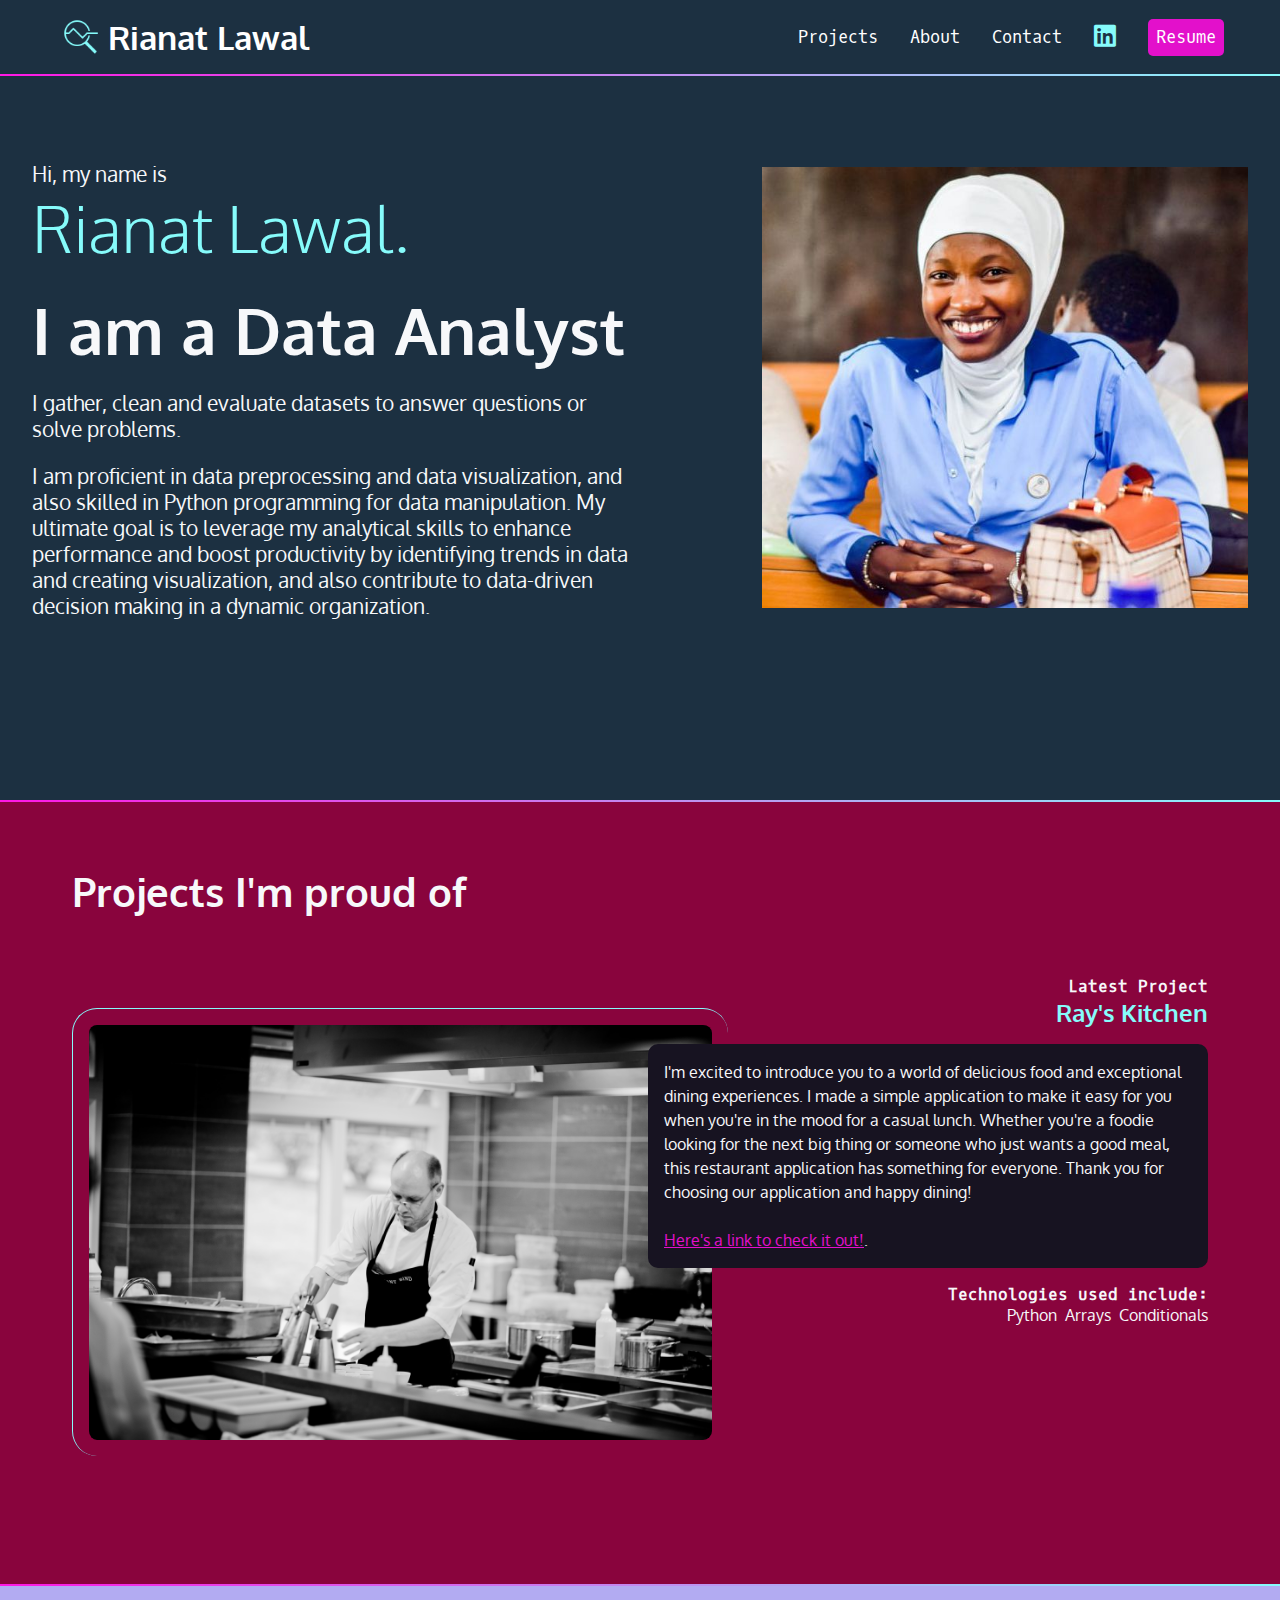
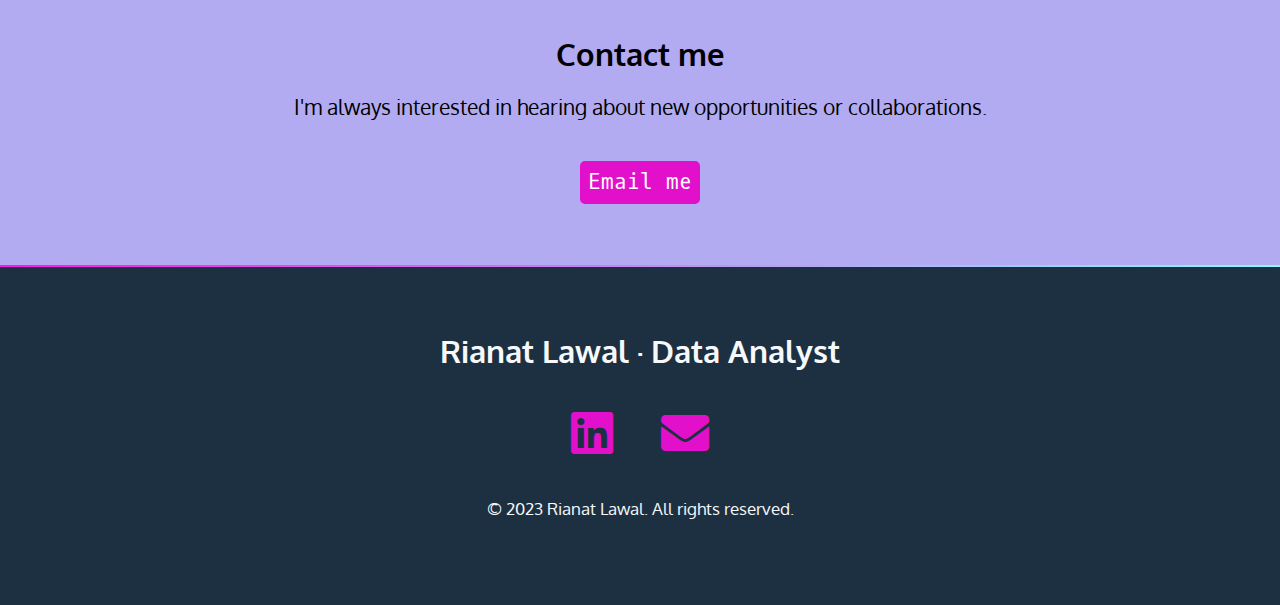
<file: index.html>
<!DOCTYPE html>
<html lang="en">

<head>
  <meta charset="UTF-8" />
  <meta http-equiv="X-UA-Compatible" content="IE=edge" />
  <meta name="viewport" content="width=device-width, initial-scale=1.0" />
  <title>Rianat Lawal</title>

  <link rel="shortcut icon" type="image/x-icon" href="./assets/img/icons8-data-analysis-ios-16-32.png" />

  <link rel="preconnect" href="https://fonts.googleapis.com" />
  <link rel="preconnect" href="https://fonts.gstatic.com" crossorigin />
  <link href="https://fonts.googleapis.com/css2?family=Oxygen&family=Oxygen+Mono&display=swap" rel="stylesheet" />
  <link rel="stylesheet" href="https://cdnjs.cloudflare.com/ajax/libs/font-awesome/5.15.4/css/all.min.css" />
  <link rel="stylesheet" href="./assets/css/main.css" />
</head>

<body>
  <header>
    <nav>
      <ul>
        <li>
          <h1>
            <a href="./index.html"><img src="./assets/img/data-analysis.png" alt="data-analysis" aria-hidden="true">
              <span>Rianat Lawal</span></a>
          </h1>
        </li>
        <li><a href="#projects">Projects</a></li>
        <li><a href="./about.html">About</a></li>
        <li><a href="#contact">Contact</a></li>
        <li>
          <a href="https://www.linkedin.com/in/lawal-rianat-77b53a197" target="_blank">
            <span class="fab fa-linkedin" aria-hidden="true"></span>
            <span class="sr-only">LinkedIn</span>
          </a>
        </li>

        <li><a href="./assets/docs/rianat-lawal.pdf" target="_blank" class="button">Resume</a></li>
      </ul>
    </nav>
  </header>

  <div class="gradient"></div>

  <main>
    <section id="intro">
      <div class="hero-content">
        <p class="name">Hi, my name is <span>Rianat Lawal.</span></p>
        <h2>I am a Data Analyst</h2>
        <p>
          I gather, clean and evaluate datasets to answer questions or solve problems.
        </p>
        <p>
          I am proficient in data preprocessing and data visualization, and also skilled in Python programming for data
          manipulation.
          My ultimate goal is to leverage my analytical skills to enhance performance and boost productivity by
          identifying trends in data
          and creating visualization, and also contribute to data-driven decision making in a dynamic organization.
        </p>
      </div>
      <div class="hero-img">
        <img src="./assets/img/rianat.jpeg" alt="hero-img">
      </div>
    </section>
    <div class="gradient"></div>

    <div class="section-dkblue">
      <section id="projects">
        <h2>Projects I'm proud of</h2>
        <article>
          <div class="text">
            <h4>Latest Project</h4>
            <h3>Ray's Kitchen</h3>
            <p class="project-description">
              I'm excited to introduce you to a world of delicious food and exceptional dining experiences. I made a
              simple application to make it easy for you when you're in the mood for a casual lunch.
              Whether you're a foodie looking for the next big thing or someone who just wants a good meal, this
              restaurant application has something for everyone. Thank you for choosing our application and happy
              dining! <br> <br>
              <a href="https://colab.research.google.com/drive/17_IfLqf3hqbheb0GR0kqy5a504QrSng2?usp=sharing">Here's a
                link to check it out!</a>.
            </p>
            <h4>Technologies used include:</h4>
            <ul>
              <li>Python</li>
              <li>Arrays</li>
              <li>Conditionals</li>
            </ul>
          </div>
          <img src="./assets/img/ray-kitchen.jpg" alt="a picture of a restaurant kitchen." />
        </article>

        <!-- <article class="reverse">
          <div class="text">
            <h4>Bootcamp Project</h4>
            <h3>Feed-A-Star-Mole Game</h3>
            <p class="project-description">Description of the project.
              This should be fairly concise while also describing the key
              components that you developed or worked on. It can be as long as you
              need it to be but should at least be a few sentences long. Be sure
              to include specific links anywhere in the description. A link looks
              like
              <a href="https://frontendmasters.github.io/bootcamp/mole">this</a>,
              and multiple links look <a href="#">like this</a> and
              <a href="#">like this</a>.
            </p>
            <h4>Technologies used include:</h4>

            <ul>
              <li>HTML</li>
              <li>CSS</li>
              <li>JavaScript</li>
            </ul>
          </div>

          <img src="https://assets.codepen.io/296057/fem-gettingstartedcss-ch5-5.png"
            alt="Screenshot of the Frontend Masters Bootcamp." />
        </article>

        <article>
          <div class="text">
            <h4>Photography Project</h4>
            <h3>Wall of Wonder Collection</h3>
            <p class="project-description">Description of the
              project. This should be fairly concise while also describing the key
              components that you developed or worked on. It can be as long as you
              need it to be but should at least be a few sentences long. Be sure
              to include specific links anywhere in the description. A link looks
              like
              <a href="https://frontendmasters.github.io/grid-flexbox-v2/grid-figure-figcaption">this</a>, and multiple
              links look <a href="#">like this</a> and
              <a href="#">like this</a>.
            </p>
            <h4>Technologies used include:</h4>
            <ul>
              <li>HTML</li>
              <li>CSS Grid</li>
            </ul>
          </div>

          <img src="https://assets.codepen.io/296057/fem-gettingstartedcss-ch5-4.png"
            alt="Screenshot of the Wall of Wonder Collections." />
        </article> -->
      </section>
    </div>

    <div class="gradient"></div>
    <div class="section-plum">
      <section id="contact">
        <h2>Contact me</h2>
        <p>
          I'm always interested in hearing about new opportunities or
          collaborations.
        </p>
        <p>
          <a href="mailto:lawalrianat@gmail.com" class="button">Email me</a>
        </p>
      </section>
    </div>

    <div class="gradient"></div>
  </main>

  <footer>
    <h2>Rianat Lawal &middot; Data Analyst</h2>
    <ul>
      <li>
        <a href="https://www.linkedin.com/in/lawal-rianat-77b53a197" target="_blank">
          <span class="fab fa-linkedin" aria-hidden="true"></span>
          <span class="sr-only">LinkedIn</span>
        </a>
      </li>

      <li>
        <a href="mailto:lawalrianat@gmail.com">
          <span class="fas fa-envelope" aria-hidden="true"></span>
          <span class="sr-only">Email</span>
        </a>
      </li>
    </ul>
    <p><small>&copy; 2023 Rianat Lawal. All rights reserved.</small></p>
  </footer>
</body>

</html>
</file>
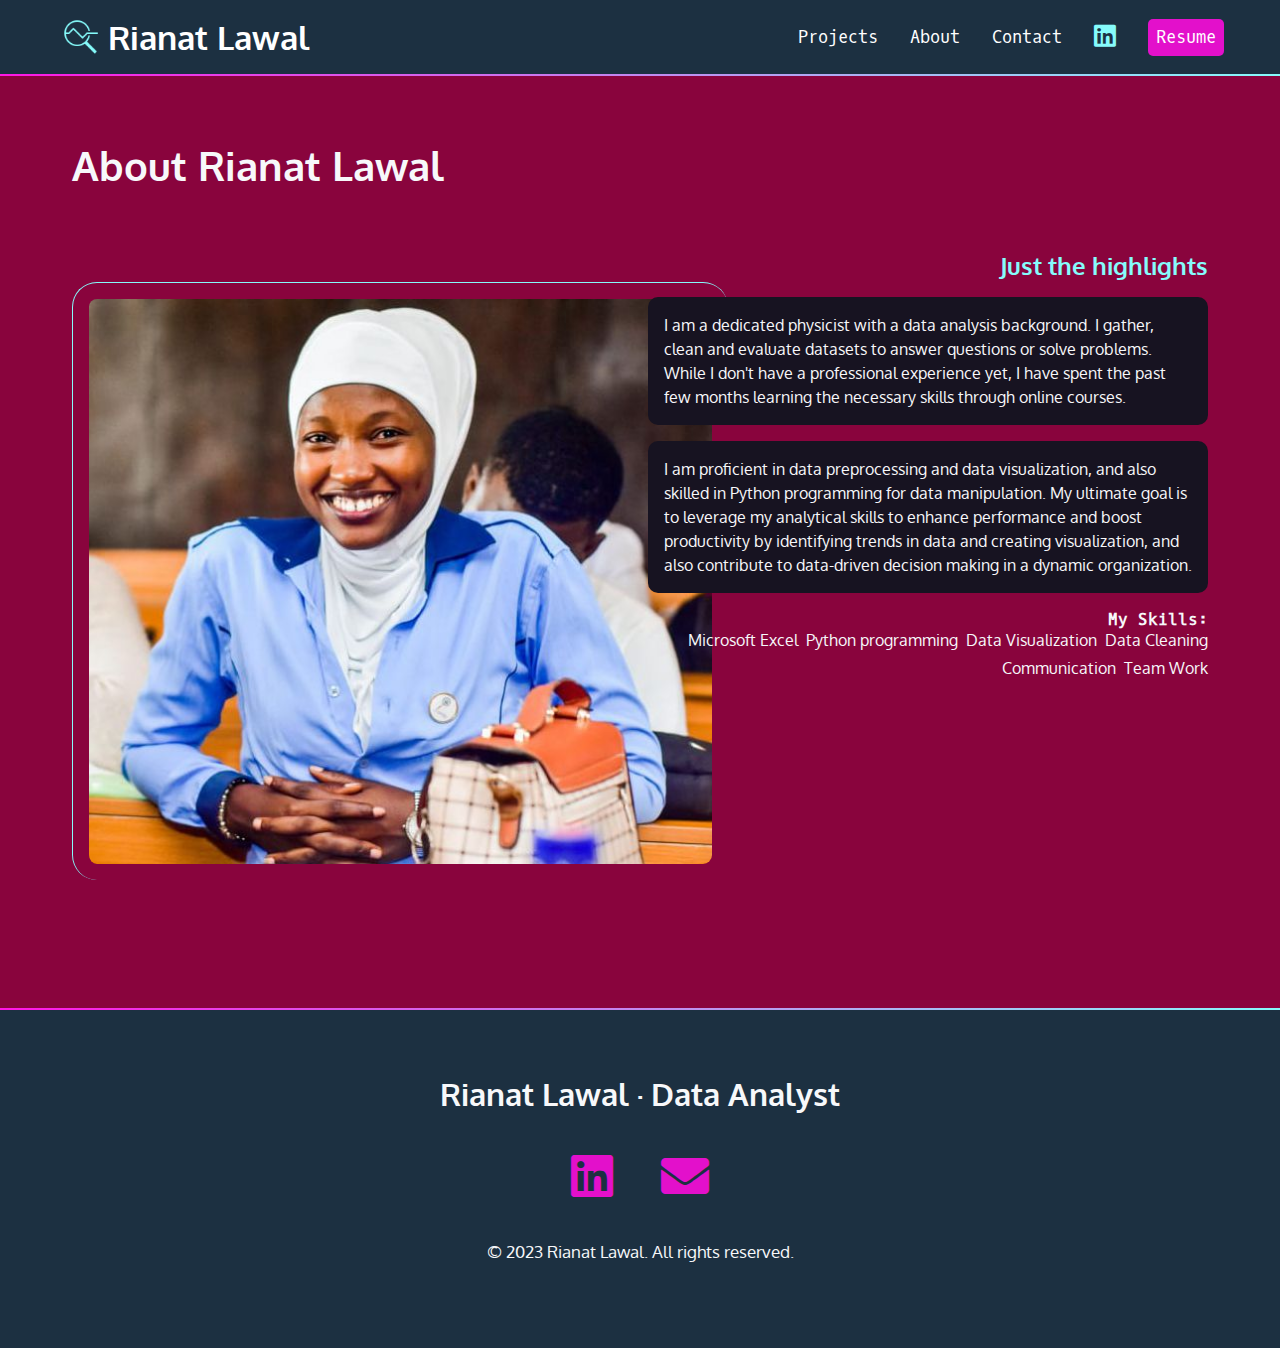
<file: about.html>
<!DOCTYPE html>
<html lang="en">

<head>
  <meta charset="UTF-8" />
  <meta http-equiv="X-UA-Compatible" content="IE=edge" />
  <meta name="viewport" content="width=device-width, initial-scale=1.0" />
  <title>Rianat Lawal | About me</title>
  <link rel="preconnect" href="https://fonts.googleapis.com" />
  <link rel="preconnect" href="https://fonts.gstatic.com" crossorigin />
  <link href="https://fonts.googleapis.com/css2?family=Oxygen&family=Oxygen+Mono&display=swap" rel="stylesheet" />
  <link rel="stylesheet" href="https://cdnjs.cloudflare.com/ajax/libs/font-awesome/5.15.4/css/all.min.css" />
  <link rel="stylesheet" href="./assets/css/main.css" />
</head>

<body>
  <header>
    <nav>
      <ul>
        <li>
          <h1>
            <a href="./index.html"><img src="./assets/img/data-analysis.png" alt="data-analysis" aria-hidden="true">
              <span>Rianat Lawal</span></a>
          </h1>
        </li>
        <li><a href="./index.html#projects">Projects</a></li>
        <li><a href="./about.html">About</a></li>
        <li><a href="./index.html#contact">Contact</a></li>
        <li>
          <a href="https://www.linkedin.com/in/lawal-rianat-77b53a197" target="_blank">
            <span class="fab fa-linkedin" aria-hidden="true"></span>
            <span class="sr-only">LinkedIn</span>
          </a>
        </li>
        <li><a href="#" target="_blank" class="button">Resume</a></li>
      </ul>
    </nav>
  </header>
  <div class="gradient"></div>

  <main>
    <div class="section-dkblue">
      <section id="projects">
        <h2>About Rianat Lawal</h2>
        <article>
          <div class="text">
            <h3>Just the highlights</h3>
            <p class="project-description">
              I am a dedicated physicist with a data analysis background. I gather, clean and evaluate datasets to
              answer questions or solve
              problems. While I don't have a professional experience yet, I have spent the past few months learning the
              necessary skills through online courses.
            </p>

            <p class="project-description">I am proficient in data preprocessing and data visualization, and also
              skilled in Python programming for
              data manipulation.
              My ultimate goal is to leverage my analytical skills to enhance performance and boost productivity by
              identifying trends in data
              and creating visualization, and also contribute to data-driven decision making in a dynamic organization.
            </p>
            <h4>My Skills:</h4>
            <ul>
              <li>Microsoft Excel</li>
              <li>Python programming</li>
              <li>Data Visualization</li>
              <li>Data Cleaning</li>
              <li>Communication</li>
              <li>Team Work</li>
            </ul>
          </div>
          <img src="./assets/img/rianat.jpeg" alt="a picture of Rianat" />
        </article>
      </section>
    </div>

    <div class="gradient"></div>
  </main>
  <footer>
    <h2>Rianat Lawal &middot; Data Analyst</h2>
    <ul>
      <li>
        <a href="https://www.linkedin.com/in/lawal-rianat-77b53a197" target="_blank">
          <span class="fab fa-linkedin" aria-hidden="true"></span>
          <span class="sr-only">LinkedIn</span>
        </a>
      </li>

      <li>
        <a href="mailto:lawalrianat@gmail.com">
          <span class="fas fa-envelope" aria-hidden="true"></span>
          <span class="sr-only">Email</span>
        </a>
      </li>
    </ul>
    <p><small>&copy; 2023 Rianat Lawal. All rights reserved.</small></p>
  </footer>
</body>

</html>
</file>
<file: assets/css/main.css>
/* variables declared here - these are the colors for our pages, as well as the font stacks and sizes. */
:root {
  --black: #171321;
  --dkblue: #0d314b;
  --plum: #4b0d49;
  --hotmag: #ff17e4;
  --magenta: #e310cb;
  --aqua: #86fbfb;
  --white: #f7f8fa;
  --font-size: 1.3rem;
  --mono: "Oxygen mono", monospace;
  --sans: Oxygen, sans-serif;
}
/* border box model: https://css-tricks.com/box-sizing/ */
html {
  box-sizing: border-box;
}
*,
*::before,
*::after {
  box-sizing: inherit;
}

body {
  padding: 0;
  margin: 0;
  font-family: var(--sans);
  background-color: #1C3041;
  color: var(--white);
  font-size: var(--font-size);
}

h1,
h2,
h3 {
  margin: 0;
}

a {
  color: #89043D;
}
a:hover {
  opacity: .9;
  text-decoration: none;
}
footer li a, p a{
  color: var(--magenta);
}
footer li a:hover{
  color: var(--hotmag);
}

img{
  width: 100%;
}

nav ul li h1>a{
  display: flex;
  justify-content: center;
  align-items: center;
  gap: 0.5rem;
}

nav ul li h1>a img{
  width: 15%;
}


/* background color divs */

.section-plum {
  background-color: #B2ABF2;
}
.section-dkblue{
  background-color: #89043D;
}

.gradient {
  background: linear-gradient(
    90deg,
    rgba(255, 23, 228, 1) 0%,
    rgba(134, 251, 251, 1) 100%
  );
  height: 2px;
}

/* Intro Styles */

#intro {
  display: flex;
  flex-direction: column;
  justify-content: center;
  align-items: center;
  gap: 2rem;
  padding: 4rem 2rem 10rem;
  width: 100%;
}

.name span {
  font-family: var(--sans);
  font-size: 2.5rem;
  color: var(--aqua);
  display: block;
  font-weight: 300;
}

#intro h2 {
  font-size: 2rem;
}

/* projects section */

#projects{
  width: 100%;
  padding: 4rem 2rem;
}

#projects h2{
  font-size: 2.5rem;
  margin-bottom: calc(2.5rem * 1.5);
}

#projects h3{
  color: var(--aqua);
}

#projects h4{
  font-size: 1rem;
  font-family: var(--mono);
  margin: 0%;
}

.project-description{
  text-align: left;
  background-color: var(--black);
  color: var(--white);
  font-size: 1rem;
  padding: 1rem;
  line-height: 1.5;
  border-radius: 10px;
}

#projects ul{
  padding: 0;
  margin: 0;
  list-style-type: none;
  display: flex;
  justify-content: flex-start;
  flex-flow: row wrap;
  gap: 0.5rem;
  font-size: 1rem;
}

#projects img{
  margin: 2rem 0 4rem;
  border-left: 1px solid var(--aqua);
  border-top: 1px solid var(--aqua);
  border-radius: 25px;
  padding: 1rem;
}

@media (min-width: 550px){
  .name span, #intro h2{
    font-size: 3rem;
  }
  article{
    display: grid;
    grid-template-columns: repeat(12, 1fr);
    gap: 1rem;
  }
  #projects{
    max-width: 1200px;
    margin: 0 auto;
  }
  #projects img{
    grid-column: 1/8;
    grid-row: 1/2;
  }
  .text{
    grid-column: 7/13;
    grid-row: 1/2;
    order: 2;
    text-align: right;
  }
  #projects ul{
    justify-content: flex-end;
  }
  #projects .reverse .text{
    grid-column: 1/8;
    text-align: left;
  }
  #projects .reverse img{
    grid-column: 7/13;
  }
  #projects .reverse ul{
    justify-content: flex-start;
  }
}
/* contact section */

#contact {
  color: black;
  width: 100%;
  text-align: center;
  margin: 0 auto;
  padding: 3rem 2rem;
}

#contact p:last-child {
  margin-top: 3rem;
}

/* navigation */
nav {
  font-family: var(--mono);
  font-size: 80%;
  padding: 1rem;
}

nav h1 a {
  font-family: var(--sans);
}

nav ul {
  margin: 0;
  padding: 0;
  list-style-type: none;
  display: flex;
  flex-flow: row wrap;
  justify-content: center;
  align-items: center;
  gap: 2rem;
}
nav li:first-child {
  flex-basis: 100%;
  text-align: center;
}

nav [class*="fa-"] {
  font-size: 150%;
  color: var(--aqua);
}
nav h1 [class*="fa-"] {
  font-size: 100%;
  color: var(--aqua);
}
nav a {
  color: white;
  text-decoration: none;
  display: block;
}

nav a:hover,
nav [class*="fa-"]:hover {
  color: var(--magenta);
}

.button {
  background-color: var(--magenta);
  color: white;
  padding: 0.5rem;
  border-radius: 5px;
  font-family: var(--mono);
  text-decoration: none;
}

.button:hover {
  color: white;
  background-color: var(--hotmag);
}
@media (min-width: 850px) {
  #intro{
    flex-direction: row;
    justify-content: space-between;
  }

  .hero-content{
    width: 50%;
  }
  
  .hero-img{
    width: 40%;
  }
  .name span, #intro h2{
    font-size: 4rem;
  }
  nav {
    max-width: 1200px;
    margin: 0 auto;
  }
  nav li:first-child {
    flex-basis: auto;
    text-align: left;
    margin-right: auto;
  }
}

/* footer section */
footer {
  text-align: center;
  padding: 4rem;
}
footer ul {
  list-style-type: none;
  padding: 0;
  margin: 2rem 0;
  display: flex;
  flex-flow: row wrap;
  justify-content: center;
  gap: 3rem;
  font-size: 3rem;
}
</file>
